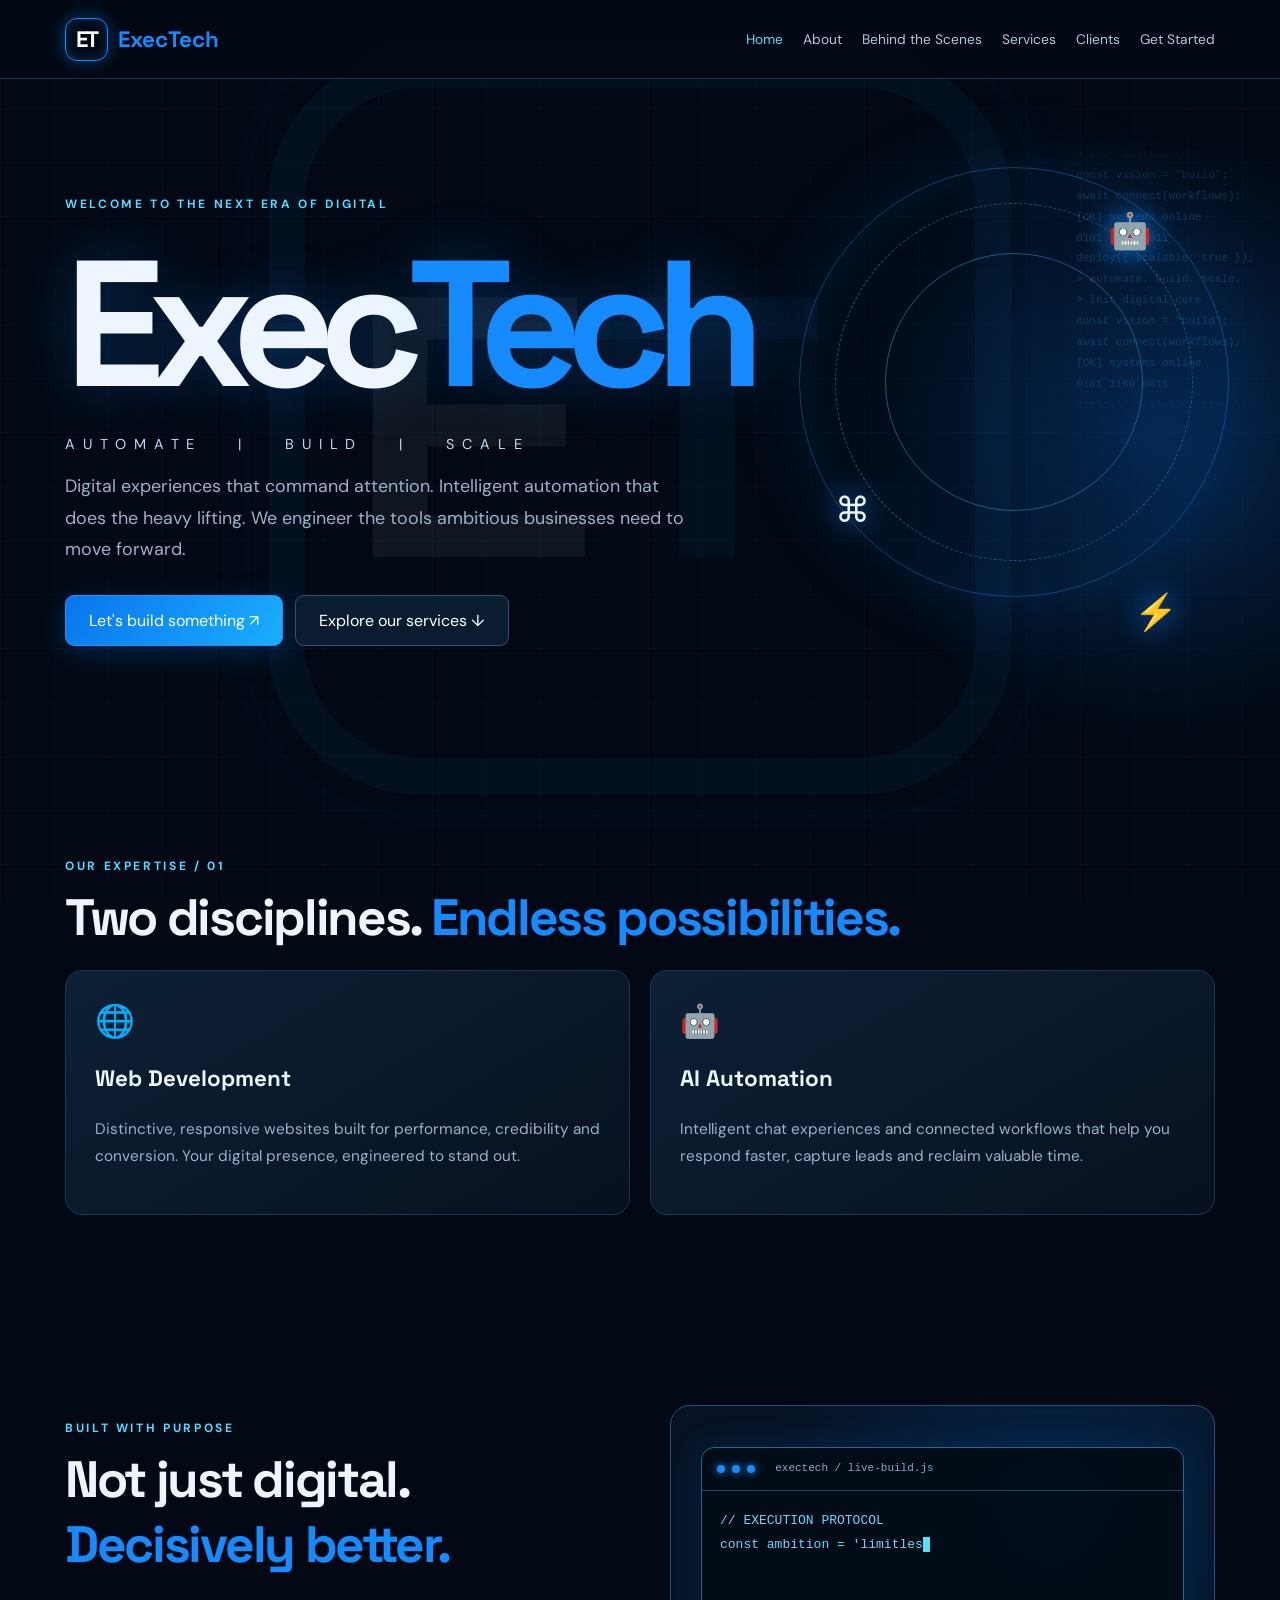
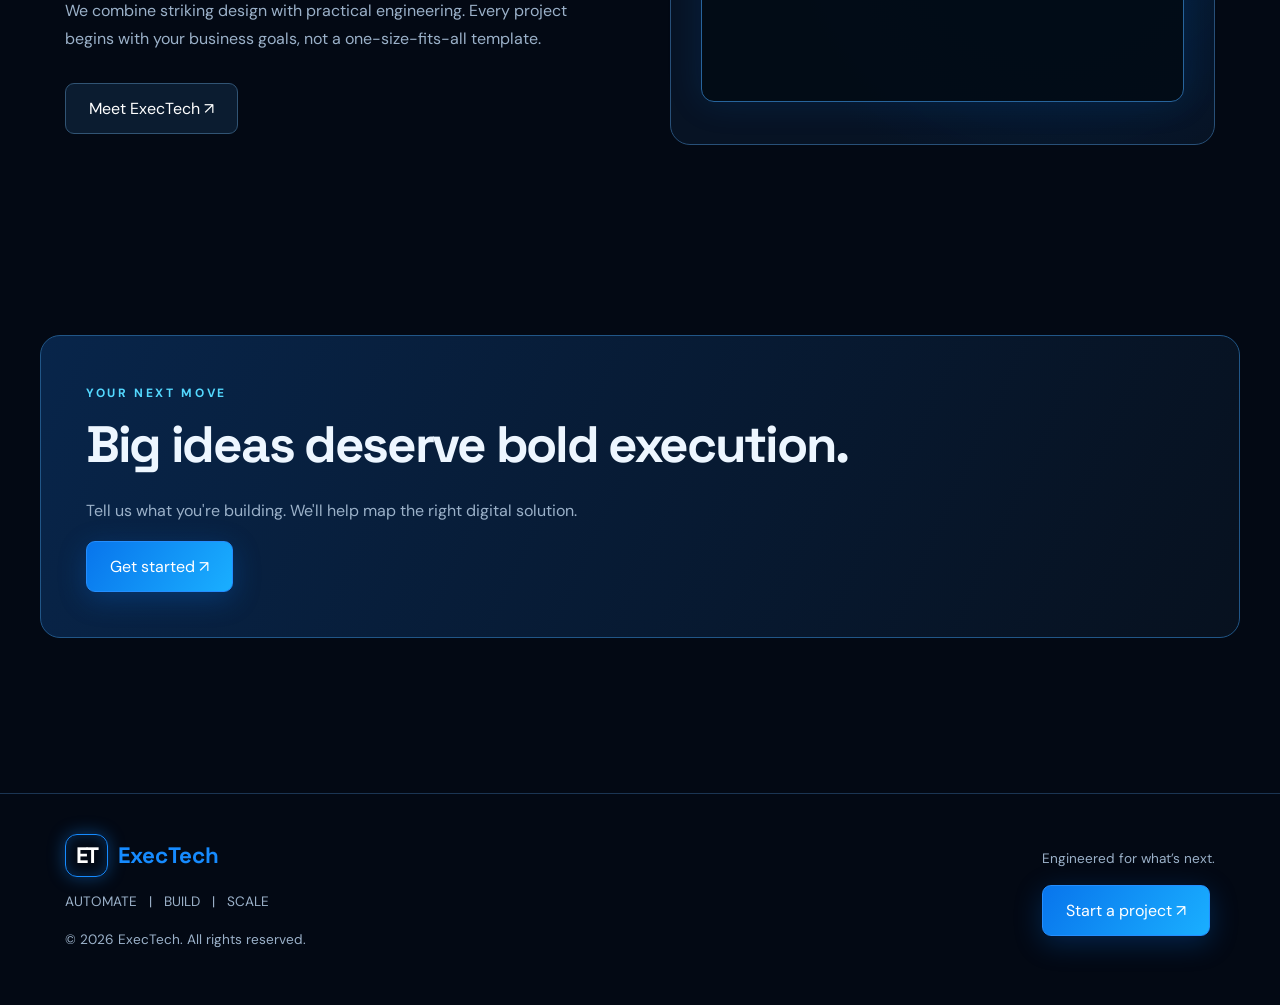
<file: index.html>
<!doctype html><html lang="en"><head><meta charset="utf-8"><meta name="viewport" content="width=device-width,initial-scale=1"><meta name="theme-color" content="#030914"><meta name="description" content="ExecTech builds high-performance websites and practical AI automation for ambitious businesses."><title>Home | ExecTech</title><link rel="icon" href="assets/favicon.svg" type="image/svg+xml"><link rel="stylesheet" href="styles.css" defer></head><body><div class="tech-atmosphere" aria-hidden="true"><div class="tech-watermark"><img src="assets/favicon.svg" alt=""></div><div class="tech-particles" id="tech-particles"></div><div class="tech-stream" id="tech-stream"></div></div><header class="header"><nav class="container nav" aria-label="Main navigation"><a class="logo" href="index.html"><span class="mark">ET</span><span>Exec<span>Tech</span></span></a><button class="mobile" aria-label="Toggle navigation" aria-expanded="false">☰ Menu</button><div class="links"><a class="active" href="index.html">Home</a><a class="" href="about.html">About</a><a class="" href="behind-the-scenes.html">Behind the Scenes</a><a class="" href="services.html">Services</a><a class="" href="clients.html">Clients</a><a class="" href="get-started.html">Get Started</a></div></nav></header><main><section class="hero"><div class="orb"></div><span class="float f1" aria-hidden="true">🤖</span><span class="float f2" aria-hidden="true">⌘</span><span class="float f3" aria-hidden="true">⚡</span><div class="container"><span class="eyebrow">WELCOME TO THE NEXT ERA OF DIGITAL</span><h1 class="hero-title">Exec<span>Tech</span></h1><div class="tagline">AUTOMATE &nbsp; | &nbsp; BUILD &nbsp; | &nbsp; SCALE</div><p>Digital experiences that command attention. Intelligent automation that does the heavy lifting. We engineer the tools ambitious businesses need to move forward.</p><div class="buttons"><a class="button" href="get-started.html">Let's build something ↗</a><a class="button secondary" href="services.html">Explore our services ↓</a></div></div></section><section class="section"><div class="container"><span class="eyebrow">OUR EXPERTISE / 01</span><h2>Two disciplines. <span class="accent">Endless possibilities.</span></h2><div class="grid two"><article class="card reveal"><div class="emoji">🌐</div><h3>Web Development</h3><p>Distinctive, responsive websites built for performance, credibility and conversion. Your digital presence, engineered to stand out.</p></article><article class="card reveal"><div class="emoji">🤖</div><h3>AI Automation</h3><p>Intelligent chat experiences and connected workflows that help you respond faster, capture leads and reclaim valuable time.</p></article></div></div></section><section class="section"><div class="container split"><div class="reveal"><span class="eyebrow">BUILT WITH PURPOSE</span><h2>Not just digital. <span class="accent">Decisively better.</span></h2><p>We combine striking design with practical engineering. Every project begins with your business goals, not a one-size-fits-all template.</p><div class="buttons"><a class="button secondary" href="about.html">Meet ExecTech ↗</a></div></div><div class="visual reveal"><div class="live-terminal" aria-label="Animated development code"><div class="terminal-top"><i class="terminal-dot"></i><i class="terminal-dot"></i><i class="terminal-dot"></i>&nbsp; exectech / live-build.js</div><div class="terminal-body"><span id="live-code">// Initialising ExecTech...</span><span class="cursor"></span></div></div></div></div></section><section class="section"><div class="container banner reveal"><span class="eyebrow">YOUR NEXT MOVE</span><h2>Big ideas deserve bold execution.</h2><p>Tell us what you're building. We'll help map the right digital solution.</p><a class="button" href="get-started.html">Get started ↗</a></div></section></main><footer class="footer"><div class="container footer-inner"><div><a class="logo" href="index.html"><span class="mark">ET</span><span>Exec<span>Tech</span></span></a><p>AUTOMATE &nbsp; | &nbsp; BUILD &nbsp; | &nbsp; SCALE</p><p>© <span id="year">2026</span> ExecTech. All rights reserved.</p></div><div><p>Engineered for what’s next.</p><a href="get-started.html" class="button">Start a project ↗</a></div></div></footer><script src="script.js" defer></script></body></html>
</file>
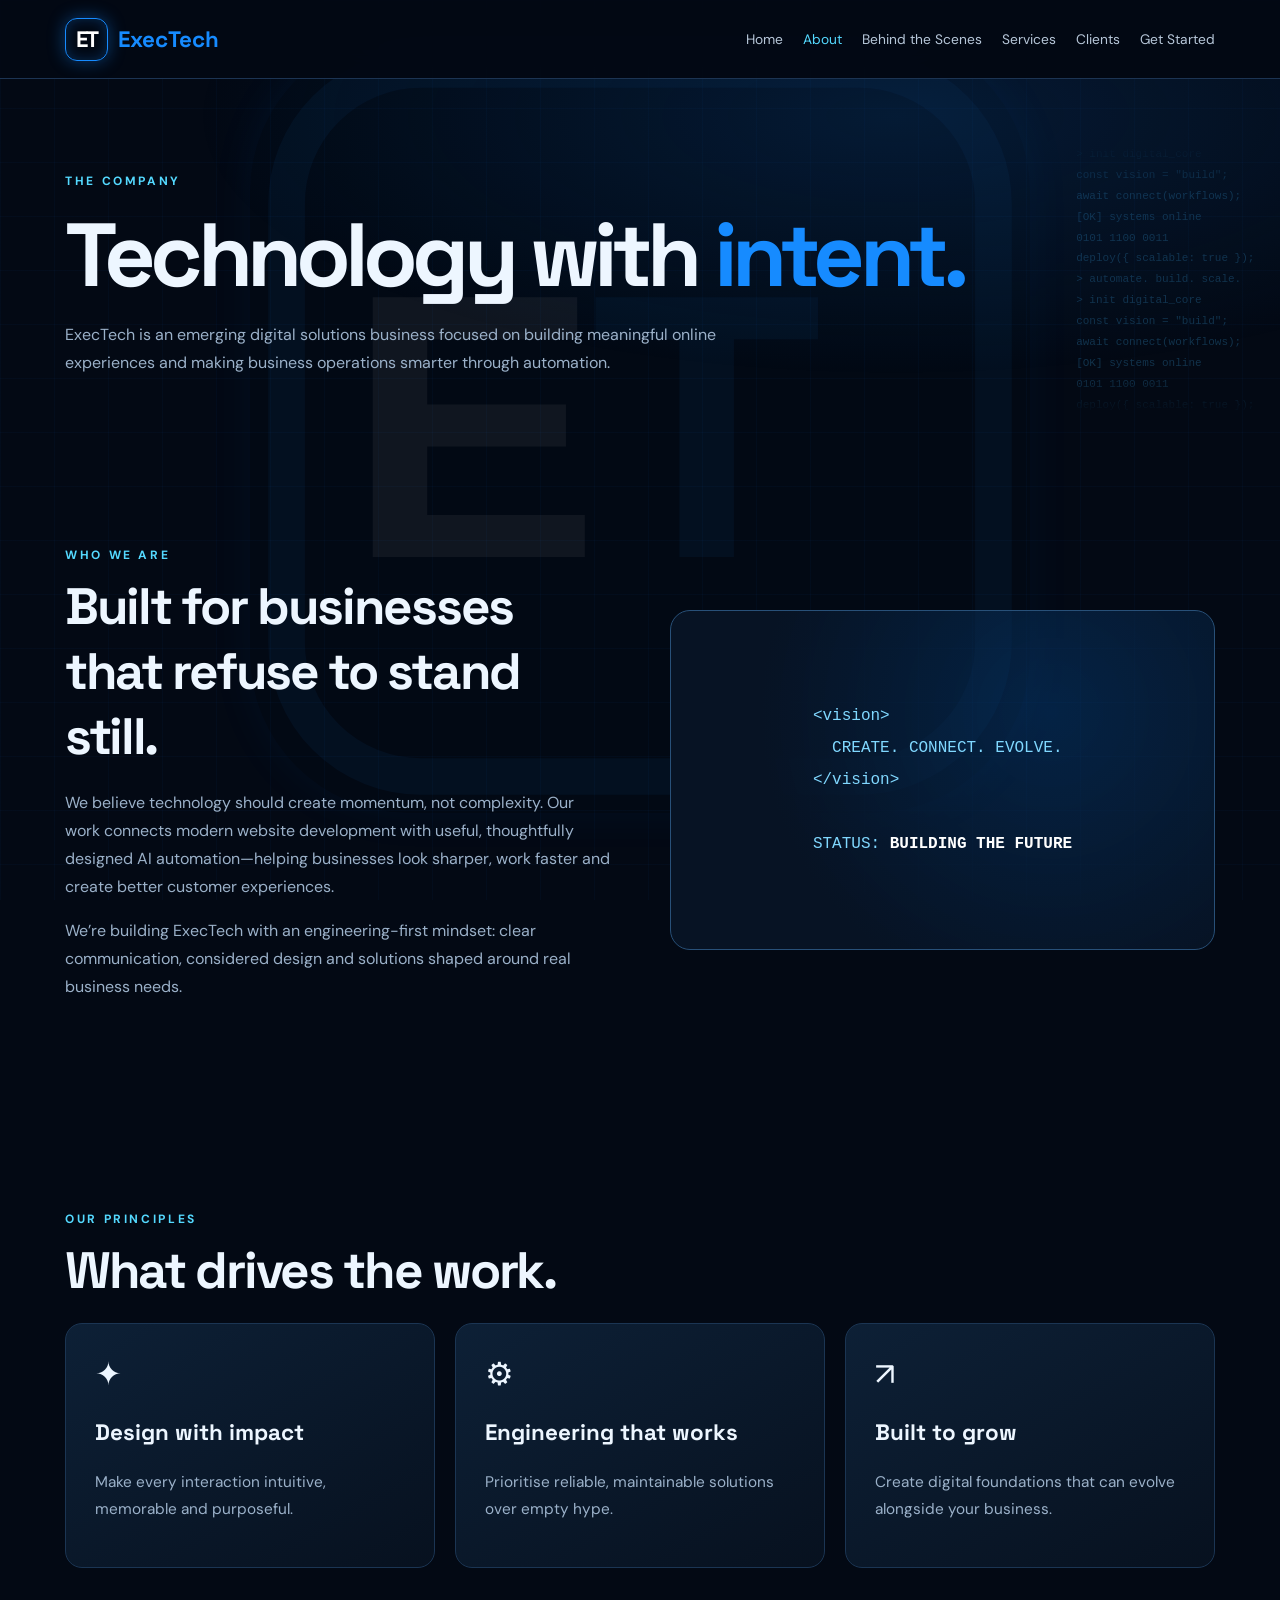
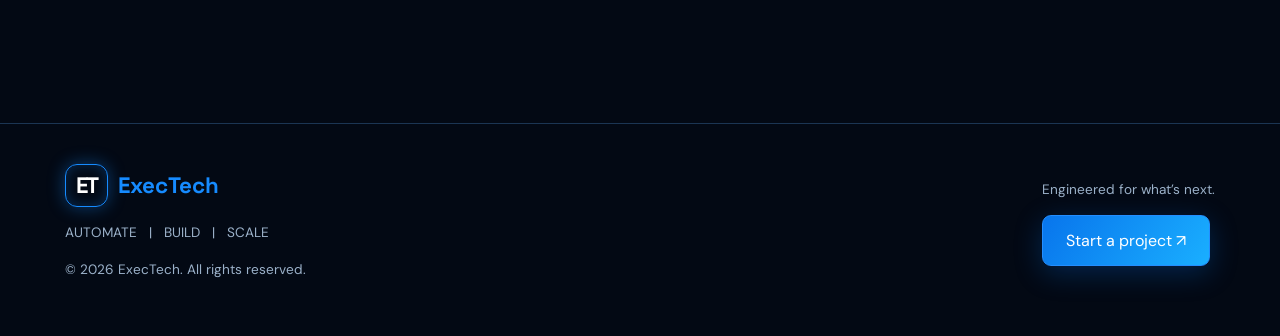
<file: about.html>
<!doctype html><html lang="en"><head><meta charset="utf-8"><meta name="viewport" content="width=device-width,initial-scale=1"><meta name="theme-color" content="#030914"><meta name="description" content="ExecTech builds high-performance websites and practical AI automation for ambitious businesses."><title>About | ExecTech</title><link rel="icon" href="assets/favicon.svg" type="image/svg+xml"><link rel="stylesheet" href="styles.css" defer></head><body><div class="tech-atmosphere" aria-hidden="true"><div class="tech-watermark"><img src="assets/favicon.svg" alt=""></div><div class="tech-particles" id="tech-particles"></div><div class="tech-stream" id="tech-stream"></div></div><header class="header"><nav class="container nav" aria-label="Main navigation"><a class="logo" href="index.html"><span class="mark">ET</span><span>Exec<span>Tech</span></span></a><button class="mobile" aria-label="Toggle navigation" aria-expanded="false">☰ Menu</button><div class="links"><a class="" href="index.html">Home</a><a class="active" href="about.html">About</a><a class="" href="behind-the-scenes.html">Behind the Scenes</a><a class="" href="services.html">Services</a><a class="" href="clients.html">Clients</a><a class="" href="get-started.html">Get Started</a></div></nav></header><main><section class="pagehead"><div class="container"><span class="eyebrow">THE COMPANY</span><h1>Technology with <span class="accent">intent.</span></h1><p>ExecTech is an emerging digital solutions business focused on building meaningful online experiences and making business operations smarter through automation.</p></div></section><section class="section"><div class="container split"><div><span class="eyebrow">WHO WE ARE</span><h2>Built for businesses that refuse to stand still.</h2><p>We believe technology should create momentum, not complexity. Our work connects modern website development with useful, thoughtfully designed AI automation—helping businesses look sharper, work faster and create better customer experiences.</p><p>We’re building ExecTech with an engineering-first mindset: clear communication, considered design and solutions shaped around real business needs.</p></div><div class="visual"><div class="code">&lt;vision&gt;<br> &nbsp; CREATE. CONNECT. EVOLVE.<br>&lt;/vision&gt;<br><br>STATUS: <b>BUILDING THE FUTURE</b></div></div></div></section><section class="section"><div class="container"><span class="eyebrow">OUR PRINCIPLES</span><h2>What drives the work.</h2><div class="grid"><article class="card reveal"><div class="emoji">✦</div><h3>Design with impact</h3><p>Make every interaction intuitive, memorable and purposeful.</p></article><article class="card reveal"><div class="emoji">⚙</div><h3>Engineering that works</h3><p>Prioritise reliable, maintainable solutions over empty hype.</p></article><article class="card reveal"><div class="emoji">↗</div><h3>Built to grow</h3><p>Create digital foundations that can evolve alongside your business.</p></article></div></div></section></main><footer class="footer"><div class="container footer-inner"><div><a class="logo" href="index.html"><span class="mark">ET</span><span>Exec<span>Tech</span></span></a><p>AUTOMATE &nbsp; | &nbsp; BUILD &nbsp; | &nbsp; SCALE</p><p>© <span id="year">2026</span> ExecTech. All rights reserved.</p></div><div><p>Engineered for what’s next.</p><a href="get-started.html" class="button">Start a project ↗</a></div></div></footer><script src="script.js" defer></script></body></html>
</file>
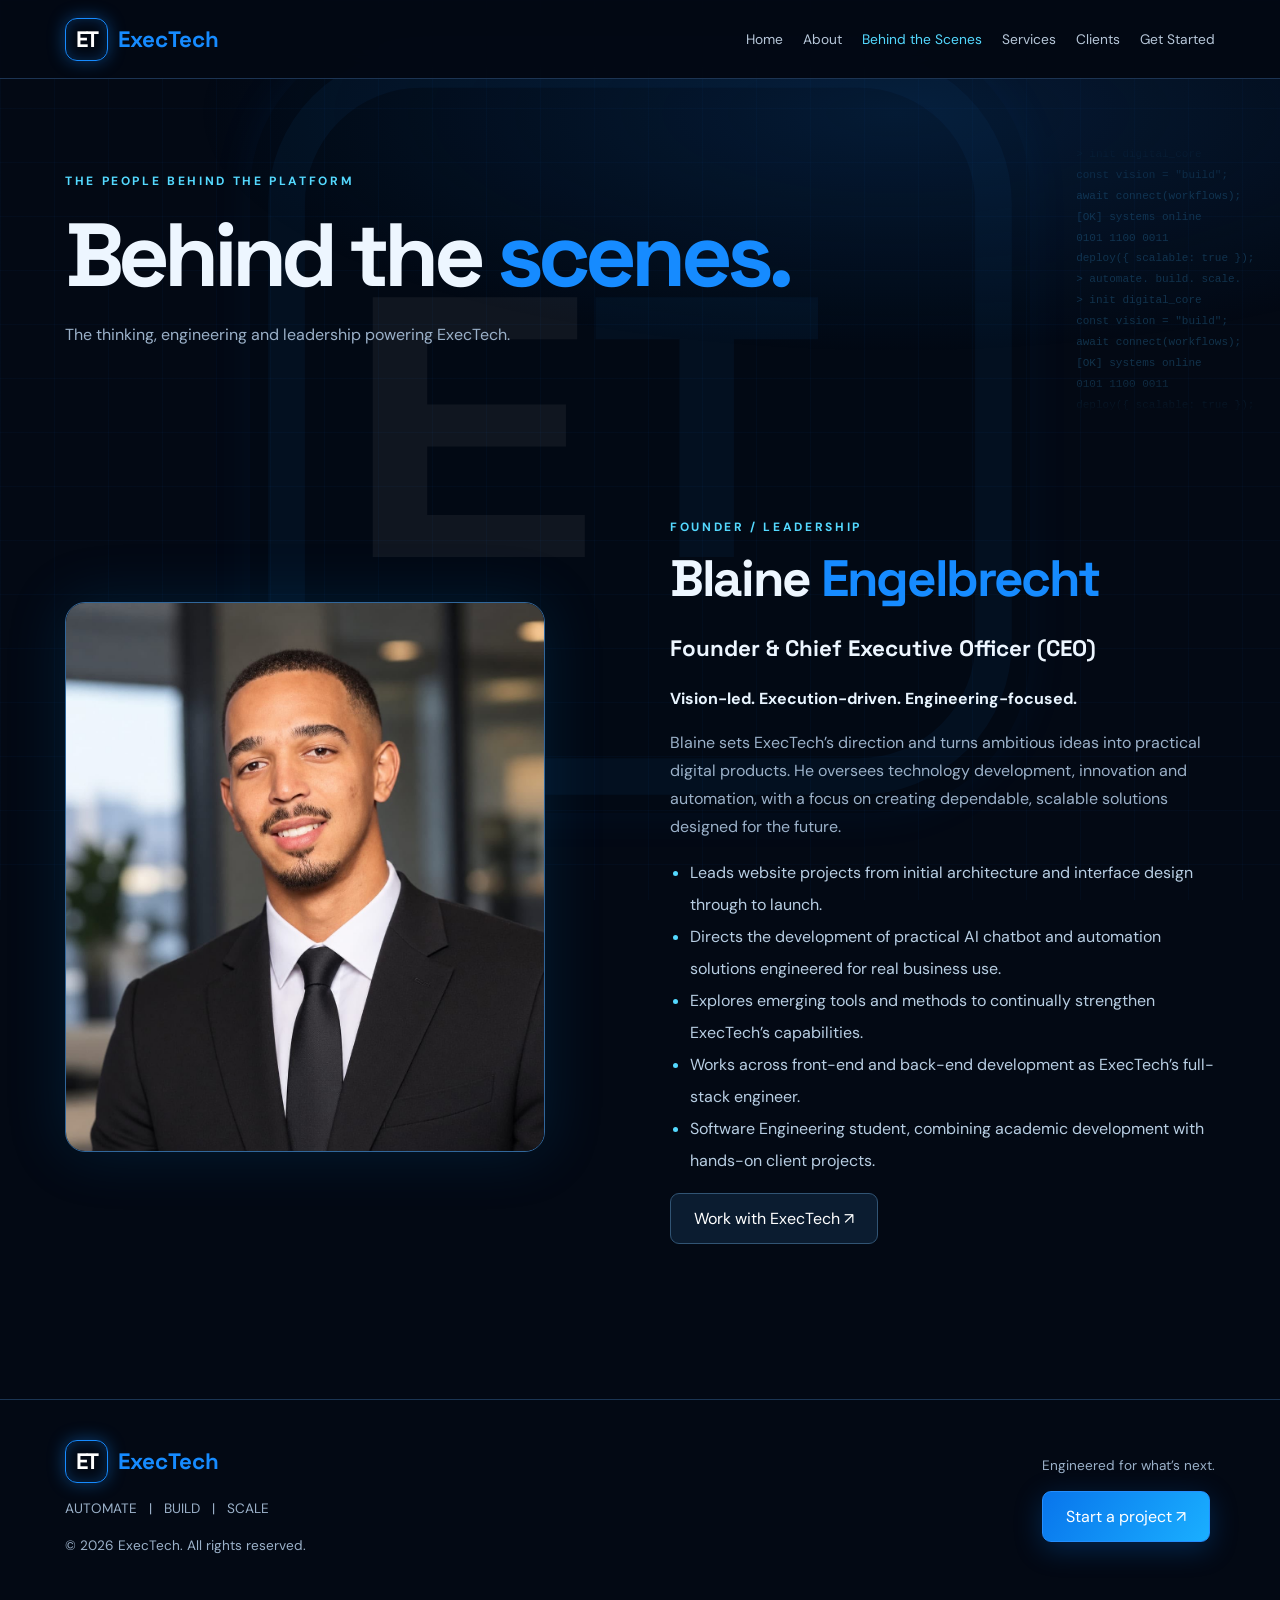
<file: behind-the-scenes.html>
<!doctype html><html lang="en"><head><meta charset="utf-8"><meta name="viewport" content="width=device-width,initial-scale=1"><meta name="theme-color" content="#030914"><meta name="description" content="ExecTech builds high-performance websites and practical AI automation for ambitious businesses."><title>Behind the Scenes | ExecTech</title><link rel="icon" href="assets/favicon.svg" type="image/svg+xml"><link rel="stylesheet" href="styles.css" defer></head><body><div class="tech-atmosphere" aria-hidden="true"><div class="tech-watermark"><img src="assets/favicon.svg" alt=""></div><div class="tech-particles" id="tech-particles"></div><div class="tech-stream" id="tech-stream"></div></div><header class="header"><nav class="container nav" aria-label="Main navigation"><a class="logo" href="index.html"><span class="mark">ET</span><span>Exec<span>Tech</span></span></a><button class="mobile" aria-label="Toggle navigation" aria-expanded="false">☰ Menu</button><div class="links"><a class="" href="index.html">Home</a><a class="" href="about.html">About</a><a class="active" href="behind-the-scenes.html">Behind the Scenes</a><a class="" href="services.html">Services</a><a class="" href="clients.html">Clients</a><a class="" href="get-started.html">Get Started</a></div></nav></header><main><section class="pagehead"><div class="container"><span class="eyebrow">THE PEOPLE BEHIND THE PLATFORM</span><h1>Behind the <span class="accent">scenes.</span></h1><p>The thinking, engineering and leadership powering ExecTech.</p></div></section><section class="section"><div class="container split"><div><img class="portrait" src="assets/founder.jpg" alt="Portrait of ExecTech founder Blaine Engelbrecht"></div><div><span class="eyebrow">FOUNDER / LEADERSHIP</span><h2>Blaine <span class="accent">Engelbrecht</span></h2><h3>Founder & Chief Executive Officer (CEO)</h3><p><strong style="color:#e9f5ff">Vision-led. Execution-driven. Engineering-focused.</strong></p><p>Blaine sets ExecTech’s direction and turns ambitious ideas into practical digital products. He oversees technology development, innovation and automation, with a focus on creating dependable, scalable solutions designed for the future.</p><ul class="check"><li>Leads website projects from initial architecture and interface design through to launch.</li><li>Directs the development of practical AI chatbot and automation solutions engineered for real business use.</li><li>Explores emerging tools and methods to continually strengthen ExecTech’s capabilities.</li><li>Works across front-end and back-end development as ExecTech’s full-stack engineer.</li><li>Software Engineering student, combining academic development with hands-on client projects.</li></ul><a class="button secondary" href="get-started.html">Work with ExecTech ↗</a></div></div></section></main><footer class="footer"><div class="container footer-inner"><div><a class="logo" href="index.html"><span class="mark">ET</span><span>Exec<span>Tech</span></span></a><p>AUTOMATE &nbsp; | &nbsp; BUILD &nbsp; | &nbsp; SCALE</p><p>© <span id="year">2026</span> ExecTech. All rights reserved.</p></div><div><p>Engineered for what’s next.</p><a href="get-started.html" class="button">Start a project ↗</a></div></div></footer><script src="script.js" defer></script></body></html>
</file>
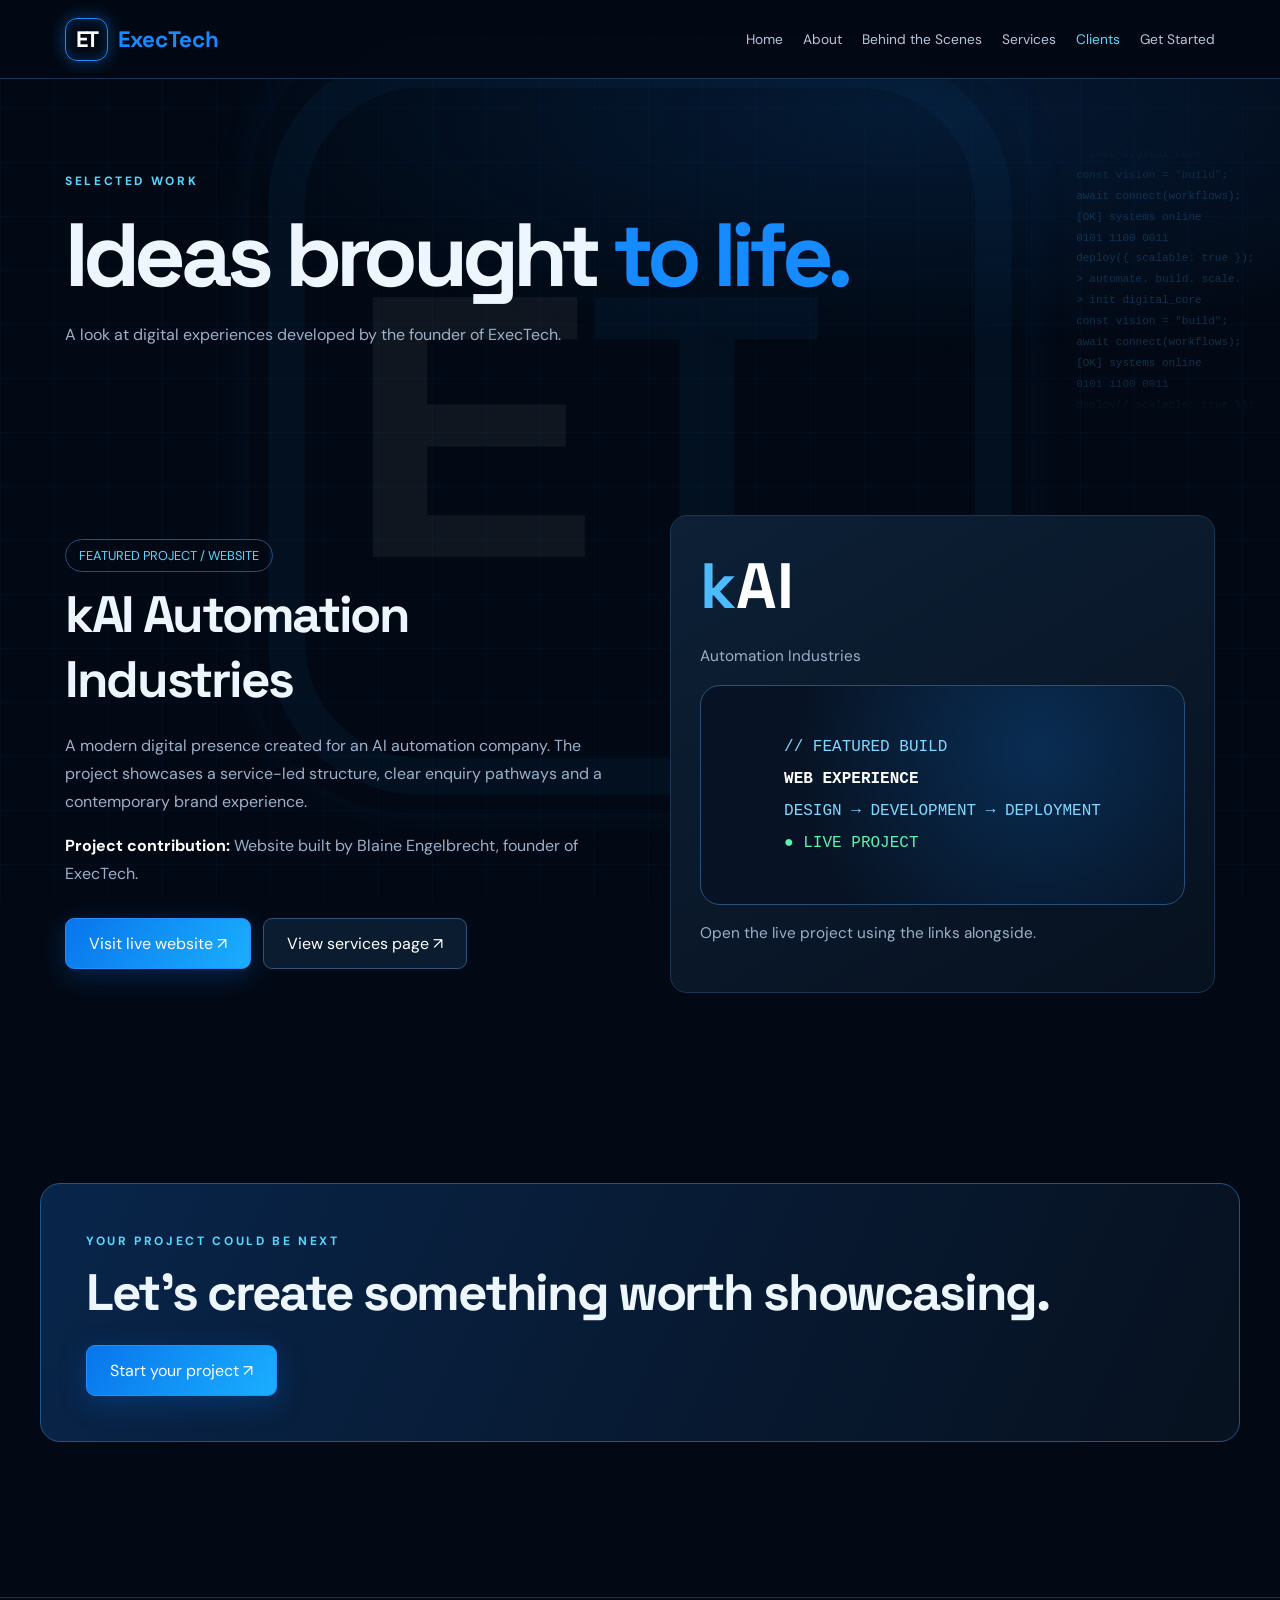
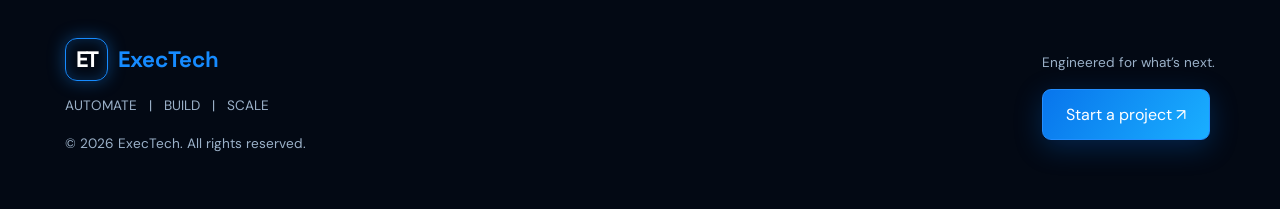
<file: clients.html>
<!doctype html><html lang="en"><head><meta charset="utf-8"><meta name="viewport" content="width=device-width,initial-scale=1"><meta name="theme-color" content="#030914"><meta name="description" content="ExecTech builds high-performance websites and practical AI automation for ambitious businesses."><title>Clients | ExecTech</title><link rel="icon" href="assets/favicon.svg" type="image/svg+xml"><link rel="stylesheet" href="styles.css" defer></head><body><div class="tech-atmosphere" aria-hidden="true"><div class="tech-watermark"><img src="assets/favicon.svg" alt=""></div><div class="tech-particles" id="tech-particles"></div><div class="tech-stream" id="tech-stream"></div></div><header class="header"><nav class="container nav" aria-label="Main navigation"><a class="logo" href="index.html"><span class="mark">ET</span><span>Exec<span>Tech</span></span></a><button class="mobile" aria-label="Toggle navigation" aria-expanded="false">☰ Menu</button><div class="links"><a class="" href="index.html">Home</a><a class="" href="about.html">About</a><a class="" href="behind-the-scenes.html">Behind the Scenes</a><a class="" href="services.html">Services</a><a class="active" href="clients.html">Clients</a><a class="" href="get-started.html">Get Started</a></div></nav></header><main><section class="pagehead"><div class="container"><span class="eyebrow">SELECTED WORK</span><h1>Ideas brought <span class="accent">to life.</span></h1><p>A look at digital experiences developed by the founder of ExecTech.</p></div></section><section class="section"><div class="container split"><div><span class="pill">FEATURED PROJECT / WEBSITE</span><h2>kAI Automation Industries</h2><p>A modern digital presence created for an AI automation company. The project showcases a service-led structure, clear enquiry pathways and a contemporary brand experience.</p><p><strong style="color:white">Project contribution:</strong> Website built by Blaine Engelbrecht, founder of ExecTech.</p><div class="buttons"><a class="button" href="https://kaiautomationindustries.com/" target="_blank" rel="noopener noreferrer">Visit live website ↗</a><a class="button secondary" href="https://kaiautomationindustries.com/services" target="_blank" rel="noopener noreferrer">View services page ↗</a></div></div><div class="card"><div style="font-size:4rem;color:#4dbbff;font-weight:700;font-family:Space Grotesk">k<span style="color:white">AI</span></div><p>Automation Industries</p><div class="visual" style="min-height:220px"><div class="code">// FEATURED BUILD<br><b>WEB EXPERIENCE</b><br>DESIGN → DEVELOPMENT → DEPLOYMENT<br><span style="color:#5cf2b0">● LIVE PROJECT</span></div></div><p>Open the live project using the links alongside.</p></div></div></section><section class="section"><div class="container banner"><span class="eyebrow">YOUR PROJECT COULD BE NEXT</span><h2>Let's create something worth showcasing.</h2><a class="button" href="get-started.html">Start your project ↗</a></div></section></main><footer class="footer"><div class="container footer-inner"><div><a class="logo" href="index.html"><span class="mark">ET</span><span>Exec<span>Tech</span></span></a><p>AUTOMATE &nbsp; | &nbsp; BUILD &nbsp; | &nbsp; SCALE</p><p>© <span id="year">2026</span> ExecTech. All rights reserved.</p></div><div><p>Engineered for what’s next.</p><a href="get-started.html" class="button">Start a project ↗</a></div></div></footer><script src="script.js" defer></script></body></html>
</file>
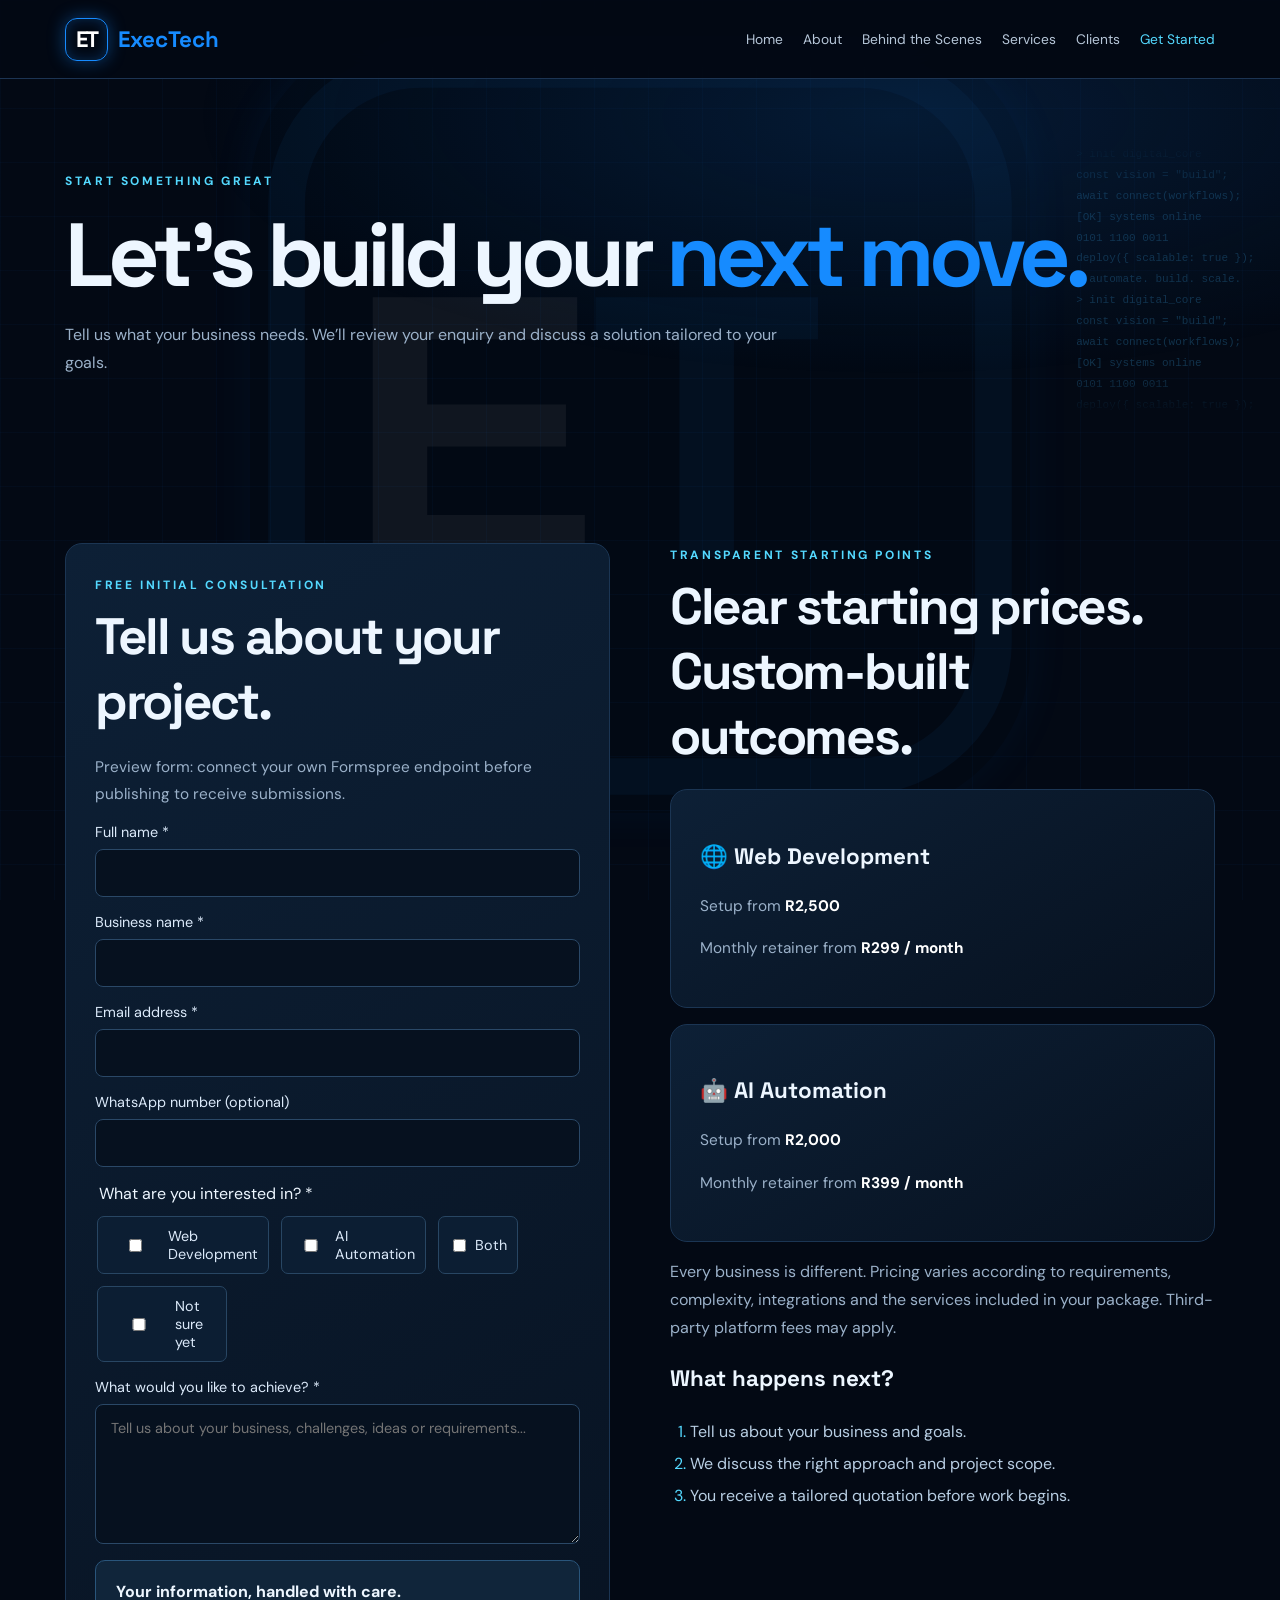
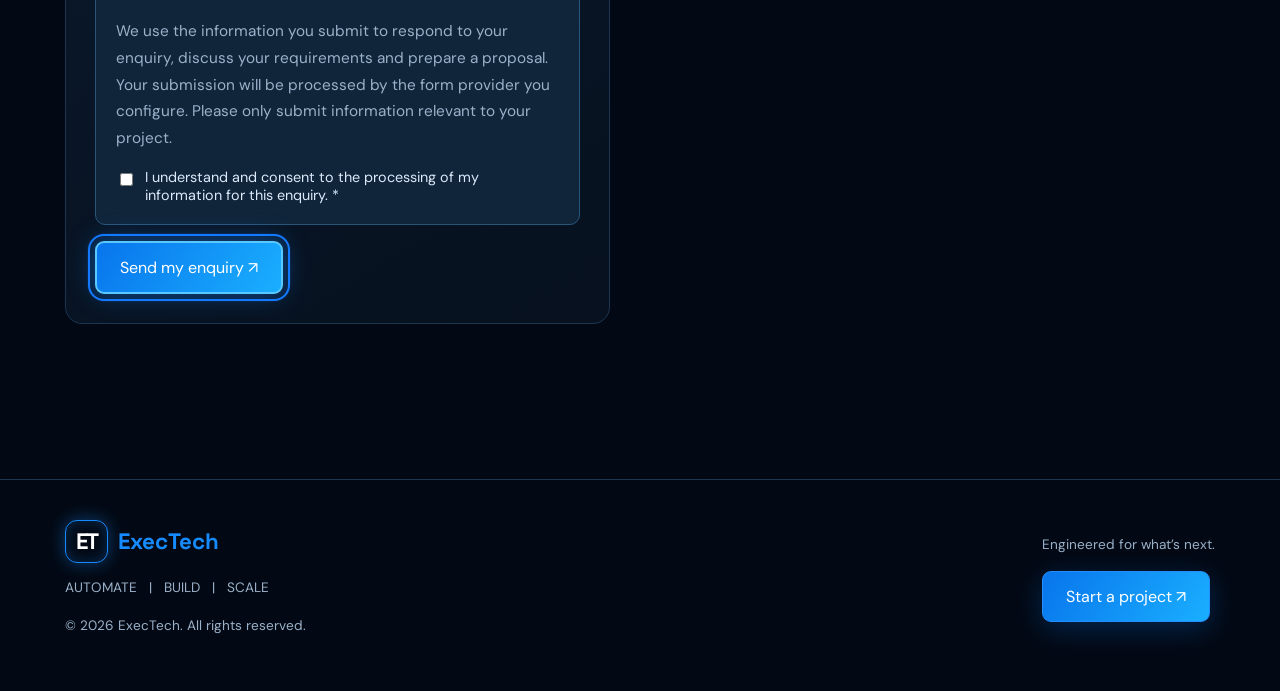
<file: get-started.html>
<!doctype html><html lang="en"><head><meta charset="utf-8"><meta name="viewport" content="width=device-width,initial-scale=1"><meta name="theme-color" content="#030914"><meta name="description" content="ExecTech builds high-performance websites and practical AI automation for ambitious businesses."><title>Get Started | ExecTech</title><link rel="icon" href="assets/favicon.svg" type="image/svg+xml"><link rel="stylesheet" href="styles.css" defer></head><body><div class="tech-atmosphere" aria-hidden="true"><div class="tech-watermark"><img src="assets/favicon.svg" alt=""></div><div class="tech-particles" id="tech-particles"></div><div class="tech-stream" id="tech-stream"></div></div><header class="header"><nav class="container nav" aria-label="Main navigation"><a class="logo" href="index.html"><span class="mark">ET</span><span>Exec<span>Tech</span></span></a><button class="mobile" aria-label="Toggle navigation" aria-expanded="false">☰ Menu</button><div class="links"><a class="" href="index.html">Home</a><a class="" href="about.html">About</a><a class="" href="behind-the-scenes.html">Behind the Scenes</a><a class="" href="services.html">Services</a><a class="" href="clients.html">Clients</a><a class="active" href="get-started.html">Get Started</a></div></nav></header><main><section class="pagehead"><div class="container"><span class="eyebrow">START SOMETHING GREAT</span><h1>Let’s build your <span class="accent">next move.</span></h1><p>Tell us what your business needs. We’ll review your enquiry and discuss a solution tailored to your goals.</p></div></section><section class="section"><div class="container split" style="align-items:start"><div class="card"><span class="eyebrow">FREE INITIAL CONSULTATION</span><h2>Tell us about your project.</h2><p>Preview form: connect your own Formspree endpoint before publishing to receive submissions.</p><form id="enquiry" class="form" action="https://formspree.io/f/YOUR_FORM_ID" method="POST"><label>Full name *<input name="name" autocomplete="name" required maxlength="120"></label><label>Business name *<input name="business" required maxlength="120"></label><label>Email address *<input type="email" name="email" autocomplete="email" required></label><label>WhatsApp number (optional)<input type="tel" name="whatsapp" autocomplete="tel"></label><fieldset style="border:0;padding:0"><legend style="margin-bottom:12px">What are you interested in? *</legend><div class="choices"><label><input type="checkbox" name="interest" value="Web Development"> Web Development</label><label><input type="checkbox" name="interest" value="AI Automation"> AI Automation</label><label><input type="checkbox" name="interest" value="Both"> Both</label><label><input type="checkbox" name="interest" value="Not sure yet"> Not sure yet</label></div></fieldset><label>What would you like to achieve? *<textarea name="message" required placeholder="Tell us about your business, challenges, ideas or requirements..."></textarea></label><div class="notice"><strong>Your information, handled with care.</strong><p>We use the information you submit to respond to your enquiry, discuss your requirements and prepare a proposal. Your submission will be processed by the form provider you configure. Please only submit information relevant to your project.</p><label style="display:flex;align-items:start;gap:9px"><input style="width:auto;margin-top:5px" type="checkbox" required name="consent" value="yes"> I understand and consent to the processing of my information for this enquiry. *</label></div><button class="button" type="submit">Send my enquiry ↗</button></form></div><div><span class="eyebrow">TRANSPARENT STARTING POINTS</span><h2>Clear starting prices. Custom-built outcomes.</h2><div class="card"><h3>🌐 Web Development</h3><p>Setup from <strong style="color:white">R2,500</strong></p><p>Monthly retainer from <strong style="color:white">R299 / month</strong></p></div><div class="card" style="margin-top:16px"><h3>🤖 AI Automation</h3><p>Setup from <strong style="color:white">R2,000</strong></p><p>Monthly retainer from <strong style="color:white">R399 / month</strong></p></div><p>Every business is different. Pricing varies according to requirements, complexity, integrations and the services included in your package. Third-party platform fees may apply.</p><h3>What happens next?</h3><ol class="check"><li>Tell us about your business and goals.</li><li>We discuss the right approach and project scope.</li><li>You receive a tailored quotation before work begins.</li></ol></div></div></section></main><footer class="footer"><div class="container footer-inner"><div><a class="logo" href="index.html"><span class="mark">ET</span><span>Exec<span>Tech</span></span></a><p>AUTOMATE &nbsp; | &nbsp; BUILD &nbsp; | &nbsp; SCALE</p><p>© <span id="year">2026</span> ExecTech. All rights reserved.</p></div><div><p>Engineered for what’s next.</p><a href="get-started.html" class="button">Start a project ↗</a></div></div></footer><script src="script.js" defer></script></body></html>
</file>
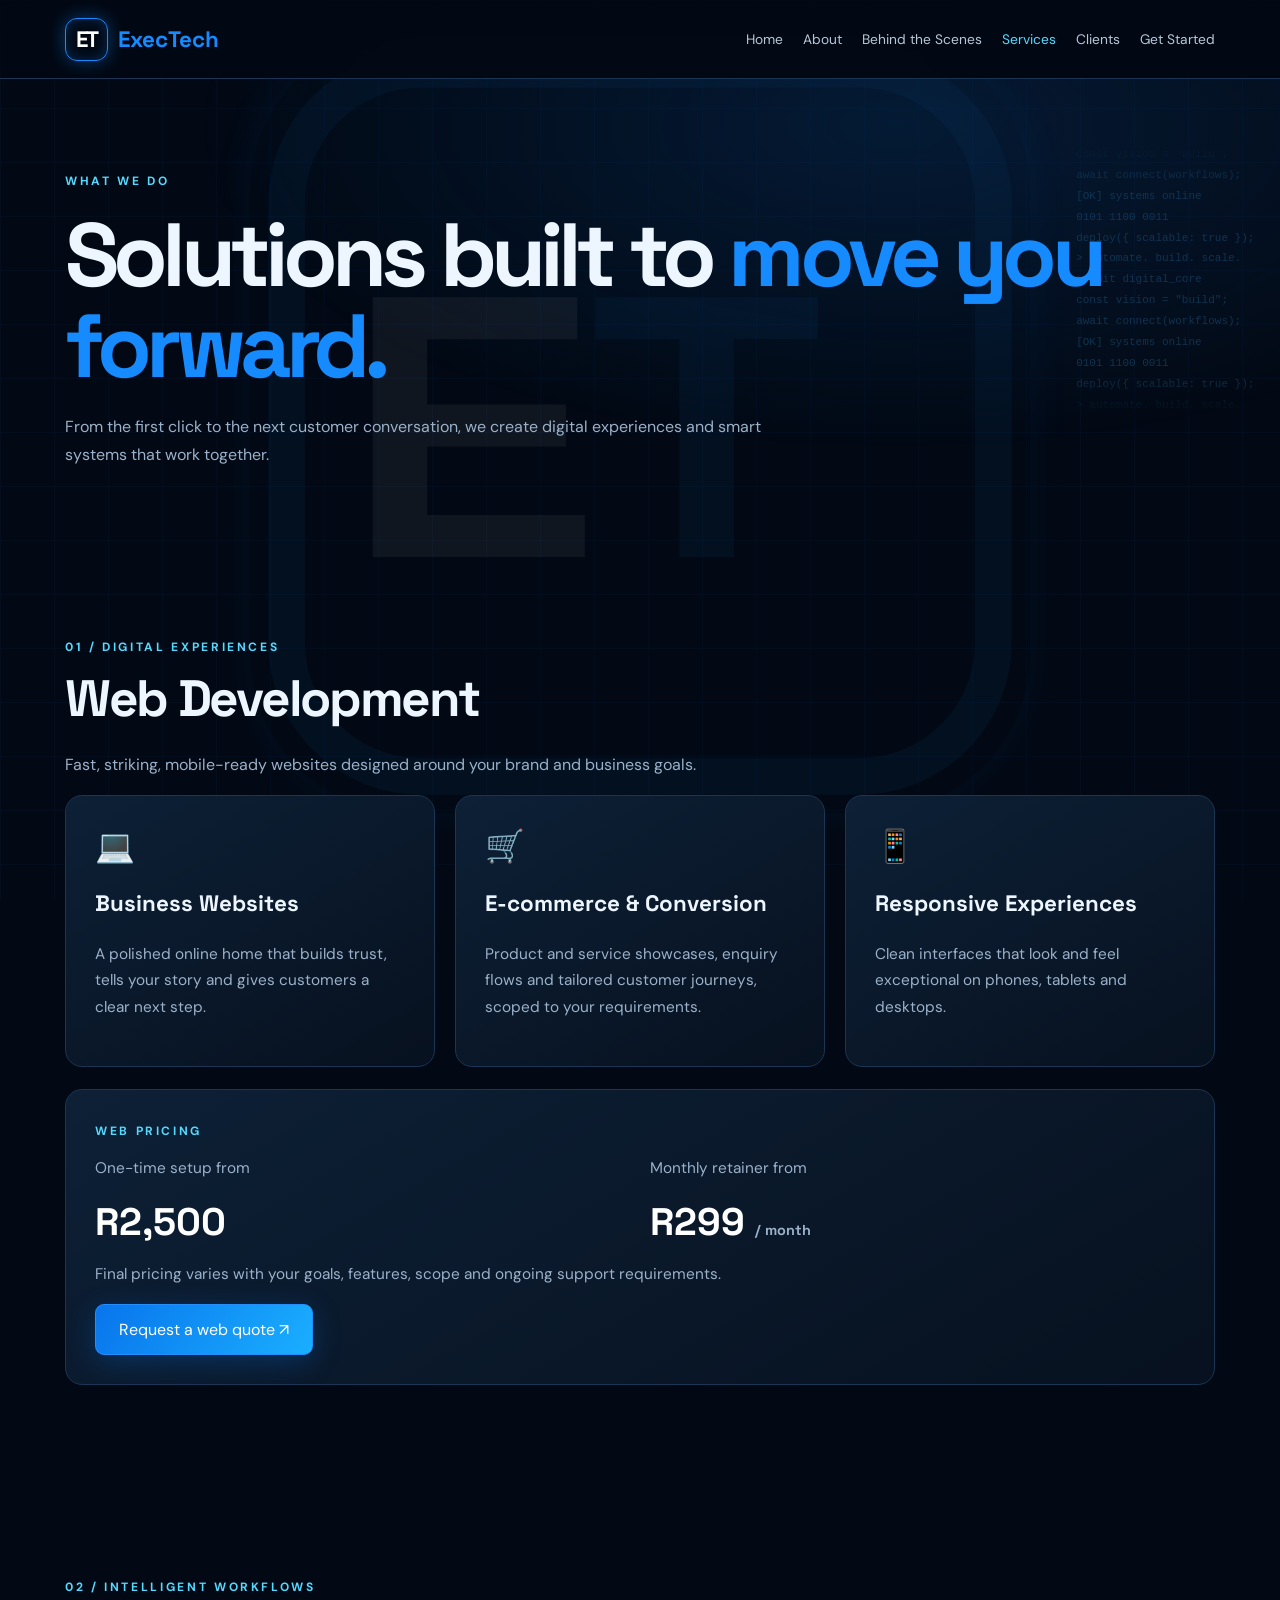
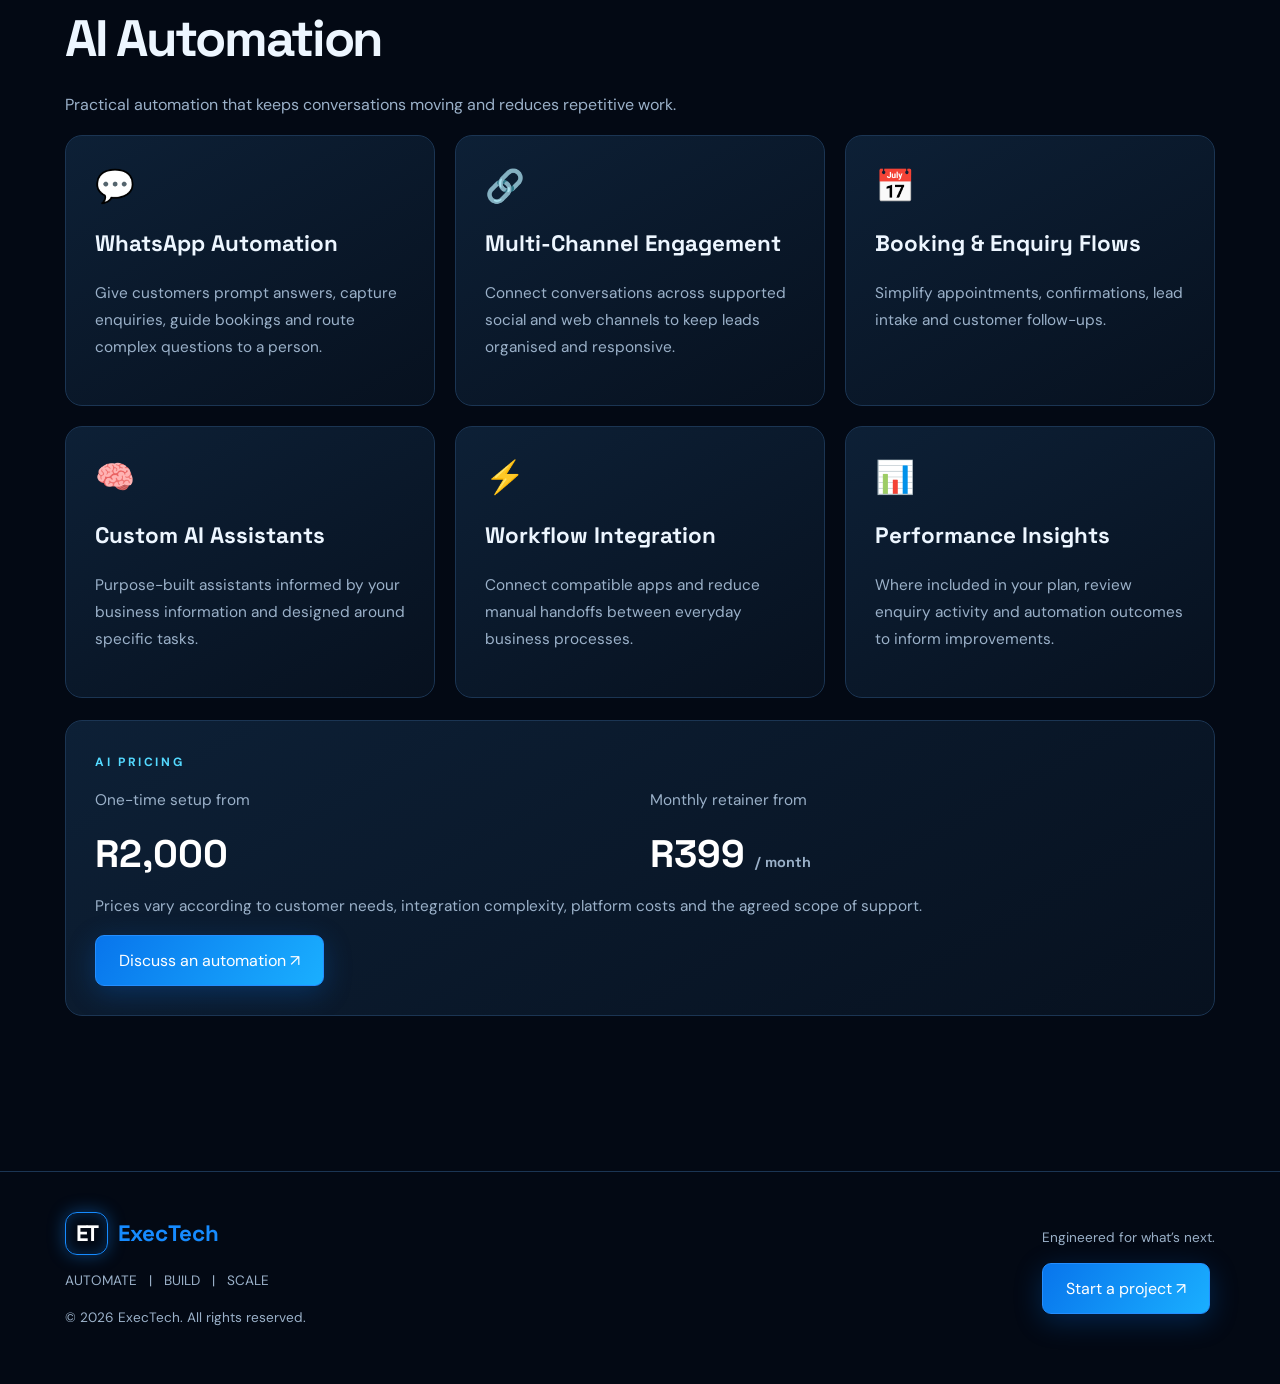
<file: services.html>
<!doctype html><html lang="en"><head><meta charset="utf-8"><meta name="viewport" content="width=device-width,initial-scale=1"><meta name="theme-color" content="#030914"><meta name="description" content="ExecTech builds high-performance websites and practical AI automation for ambitious businesses."><title>Services | ExecTech</title><link rel="icon" href="assets/favicon.svg" type="image/svg+xml"><link rel="stylesheet" href="styles.css" defer></head><body><div class="tech-atmosphere" aria-hidden="true"><div class="tech-watermark"><img src="assets/favicon.svg" alt=""></div><div class="tech-particles" id="tech-particles"></div><div class="tech-stream" id="tech-stream"></div></div><header class="header"><nav class="container nav" aria-label="Main navigation"><a class="logo" href="index.html"><span class="mark">ET</span><span>Exec<span>Tech</span></span></a><button class="mobile" aria-label="Toggle navigation" aria-expanded="false">☰ Menu</button><div class="links"><a class="" href="index.html">Home</a><a class="" href="about.html">About</a><a class="" href="behind-the-scenes.html">Behind the Scenes</a><a class="active" href="services.html">Services</a><a class="" href="clients.html">Clients</a><a class="" href="get-started.html">Get Started</a></div></nav></header><main><section class="pagehead"><div class="container"><span class="eyebrow">WHAT WE DO</span><h1>Solutions built to <span class="accent">move you forward.</span></h1><p>From the first click to the next customer conversation, we create digital experiences and smart systems that work together.</p></div></section><section class="section"><div class="container"><span class="eyebrow">01 / DIGITAL EXPERIENCES</span><h2>Web Development</h2><p>Fast, striking, mobile-ready websites designed around your brand and business goals.</p><div class="grid"><article class="card reveal"><div class="emoji">💻</div><h3>Business Websites</h3><p>A polished online home that builds trust, tells your story and gives customers a clear next step.</p></article><article class="card reveal"><div class="emoji">🛒</div><h3>E-commerce & Conversion</h3><p>Product and service showcases, enquiry flows and tailored customer journeys, scoped to your requirements.</p></article><article class="card reveal"><div class="emoji">📱</div><h3>Responsive Experiences</h3><p>Clean interfaces that look and feel exceptional on phones, tablets and desktops.</p></article></div><div class="card" style="margin-top:22px"><span class="eyebrow">WEB PRICING</span><div class="grid two"><div><p>One-time setup from</p><div class="price">R2,500</div></div><div><p>Monthly retainer from</p><div class="price">R299 <small>/ month</small></div></div></div><p>Final pricing varies with your goals, features, scope and ongoing support requirements.</p><a href="get-started.html" class="button">Request a web quote ↗</a></div></div></section><section class="section"><div class="container"><span class="eyebrow">02 / INTELLIGENT WORKFLOWS</span><h2>AI Automation</h2><p>Practical automation that keeps conversations moving and reduces repetitive work.</p><div class="grid"><article class="card reveal"><div class="emoji">💬</div><h3>WhatsApp Automation</h3><p>Give customers prompt answers, capture enquiries, guide bookings and route complex questions to a person.</p></article><article class="card reveal"><div class="emoji">🔗</div><h3>Multi-Channel Engagement</h3><p>Connect conversations across supported social and web channels to keep leads organised and responsive.</p></article><article class="card reveal"><div class="emoji">📅</div><h3>Booking & Enquiry Flows</h3><p>Simplify appointments, confirmations, lead intake and customer follow-ups.</p></article><article class="card reveal"><div class="emoji">🧠</div><h3>Custom AI Assistants</h3><p>Purpose-built assistants informed by your business information and designed around specific tasks.</p></article><article class="card reveal"><div class="emoji">⚡</div><h3>Workflow Integration</h3><p>Connect compatible apps and reduce manual handoffs between everyday business processes.</p></article><article class="card reveal"><div class="emoji">📊</div><h3>Performance Insights</h3><p>Where included in your plan, review enquiry activity and automation outcomes to inform improvements.</p></article></div><div class="card" style="margin-top:22px"><span class="eyebrow">AI PRICING</span><div class="grid two"><div><p>One-time setup from</p><div class="price">R2,000</div></div><div><p>Monthly retainer from</p><div class="price">R399 <small>/ month</small></div></div></div><p>Prices vary according to customer needs, integration complexity, platform costs and the agreed scope of support.</p><a href="get-started.html" class="button">Discuss an automation ↗</a></div></div></section></main><footer class="footer"><div class="container footer-inner"><div><a class="logo" href="index.html"><span class="mark">ET</span><span>Exec<span>Tech</span></span></a><p>AUTOMATE &nbsp; | &nbsp; BUILD &nbsp; | &nbsp; SCALE</p><p>© <span id="year">2026</span> ExecTech. All rights reserved.</p></div><div><p>Engineered for what’s next.</p><a href="get-started.html" class="button">Start a project ↗</a></div></div></footer><script src="script.js" defer></script></body></html>
</file>
<file: styles.css>
@import url('https://fonts.googleapis.com/css2?family=DM+Sans:wght@400;500;600;700&family=Space+Grotesk:wght@400;500;600;700&display=swap');:root{--bg:#030914;--panel:#0b1729;--line:#1b3553;--blue:#168bff;--cyan:#54d9ff;--white:#edf6ff;--muted:#9bb1c9}*{box-sizing:border-box}html{scroll-behavior:smooth}body{margin:0;background:var(--bg);color:var(--white);font-family:'DM Sans',sans-serif;overflow-x:hidden}body:before{content:'';position:fixed;inset:0;pointer-events:none;background-image:linear-gradient(#238bff09 1px,transparent 1px),linear-gradient(90deg,#238bff09 1px,transparent 1px);background-size:54px 54px;z-index:-1}a{color:inherit;text-decoration:none}h1,h2,h3,.logo{font-family:'Space Grotesk',sans-serif}h1{font-size:clamp(3rem,7vw,6.5rem);line-height:1.02;letter-spacing:-.065em;margin:20px 0}h2{font-size:clamp(2rem,4vw,3.6rem);letter-spacing:-.045em;margin:10px 0 20px}h3{font-size:1.4rem}p{line-height:1.75;color:var(--muted)}.container{max-width:1200px;margin:auto;padding:0 25px}.header{position:sticky;top:0;z-index:20;background:#030914df;backdrop-filter:blur(18px);border-bottom:1px solid #1c3453}.nav{min-height:78px;display:flex;align-items:center;justify-content:space-between;gap:20px}.logo{display:flex;align-items:center;gap:10px;font-size:1.4rem;font-weight:700}.mark{display:grid;place-items:center;border:1px solid var(--blue);box-shadow:0 0 17px #168bff66,inset 0 0 14px #168bff44;border-radius:12px;width:43px;height:43px;font-weight:700;color:#fff;letter-spacing:-.1em}.accent,.logo span:last-child{color:var(--blue)}.links{display:flex;align-items:center;gap:20px;font-size:.86rem}.links a{color:#b7c7d9}.links a:hover,.links a.active{color:var(--cyan)}.button{display:inline-flex;align-items:center;justify-content:center;padding:14px 23px;border:1px solid #248eff;border-radius:9px;background:linear-gradient(125deg,#0875ec,#1aafff);color:white!important;font-weight:700;box-shadow:0 7px 28px #0875ec44;cursor:pointer;font:inherit}.button.secondary{background:#0b1c30;box-shadow:none;border-color:#315474}.buttons{display:flex;flex-wrap:wrap;gap:12px;margin-top:30px}.eyebrow{color:var(--cyan);text-transform:uppercase;letter-spacing:.22em;font-size:.75rem;font-weight:700}.section{padding:95px 0}.hero{min-height:680px;display:flex;align-items:center;position:relative;overflow:hidden}.hero:after{content:'';position:absolute;right:-200px;top:30px;width:650px;height:650px;border-radius:50%;background:radial-gradient(circle,#0866ce55,transparent 67%);pointer-events:none}.hero .container{position:relative;z-index:2;width:100%}.hero p{max-width:630px;font-size:1.12rem}.hero-title{font-size:clamp(5rem,14vw,12rem);text-shadow:0 0 55px #168bff44;letter-spacing:-.09em}.hero-title span{color:#168bff}.tagline{letter-spacing:.55em;text-transform:uppercase;color:#c2d8ef;font-size:.9rem}.orb{position:absolute;border:1px solid #268fff66;border-radius:50%;width:430px;height:430px;right:4%;top:13%;animation:spin 30s linear infinite;box-shadow:0 0 80px #0b6dcc22,inset 0 0 90px #0b6dcc22}.orb:before,.orb:after{content:'';position:absolute;inset:35px;border:1px dashed #52c9ff66;border-radius:50%}.orb:after{inset:85px;border-style:solid}.float{position:absolute;z-index:1;font-size:2.2rem;animation:bob 5s ease-in-out infinite;filter:drop-shadow(0 0 15px #168bff)}.f1{right:10%;top:19%}.f2{right:32%;top:60%;animation-delay:-2s}.f3{right:8%;top:75%;animation-delay:-3s}@keyframes bob{50%{transform:translateY(-22px) rotate(9deg)}}@keyframes spin{to{transform:rotate(360deg)}}.grid{display:grid;grid-template-columns:repeat(3,1fr);gap:20px}.grid.two{grid-template-columns:repeat(2,1fr)}.card{border:1px solid var(--line);background:linear-gradient(150deg,#0d2036,#07111f);padding:29px;border-radius:17px;transition:.25s;position:relative;overflow:hidden}.card:hover{transform:translateY(-5px);border-color:var(--blue);box-shadow:0 15px 45px #0056b222}.card .emoji{font-size:2rem}.card p{font-size:.96rem}.pill{display:inline-block;border:1px solid #285078;border-radius:30px;padding:7px 13px;color:var(--cyan);font-size:.8rem}.split{display:grid;grid-template-columns:1fr 1fr;gap:60px;align-items:center}.visual{border:1px solid #285078;border-radius:20px;background:radial-gradient(circle at 70% 30%,#0958a855,#071324 65%);padding:30px;min-height:340px;display:grid;place-items:center}.code{font-family:monospace;color:#80d8ff;line-height:2;font-size:clamp(.8rem,1.4vw,1rem)}.code b{color:#fff}.price{font-family:'Space Grotesk';font-size:2.4rem;font-weight:700;color:#fff}.price small{font-size:.9rem;color:var(--muted)}.muted{color:var(--muted)}.banner{border:1px solid #215687;background:linear-gradient(115deg,#08254a,#07111f);border-radius:20px;padding:45px}.pagehead{padding:90px 0 55px;background:radial-gradient(ellipse at 70% 10%,#0a3e7755,transparent 55%)}.pagehead p{max-width:720px}.portrait{width:100%;max-width:480px;border-radius:20px;object-fit:cover;box-shadow:0 0 60px #0069b033;border:1px solid #31679b}.check{padding-left:20px;color:#b8cee3;line-height:2}.check li::marker{color:var(--cyan)}.client-image{width:100%;border-radius:12px;border:1px solid #27547a}.form{display:grid;gap:16px}.form label{display:grid;gap:8px;font-size:.9rem;color:#dceafa}.form input,.form textarea,.form select{width:100%;padding:14px 15px;border-radius:8px;background:#06111f;border:1px solid #2a4867;color:white;font:inherit}.form textarea{min-height:140px;resize:vertical}.choices{display:flex;flex-wrap:wrap;gap:12px}.choices label{display:flex;align-items:center;gap:6px;background:#0c1e33;padding:10px;border:1px solid #284663;border-radius:7px}.notice{background:#10253a;border:1px solid #29557b;border-radius:10px;padding:20px}.footer{border-top:1px solid var(--line);padding:40px 0;margin-top:60px}.footer-inner{display:flex;justify-content:space-between;flex-wrap:wrap;gap:20px}.footer p{font-size:.85rem}.mobile{display:none}.reveal{opacity:0;transform:translateY(20px);transition:opacity .7s,transform .7s}.reveal.visible{opacity:1;transform:none}@media(max-width:850px){.links{display:none;position:absolute;top:78px;left:0;right:0;padding:25px;background:#061120;flex-direction:column;align-items:flex-start}.links.open{display:flex}.mobile{display:block;background:none;color:white;border:1px solid #315474;border-radius:7px;padding:8px 12px}.grid,.grid.two,.split{grid-template-columns:1fr}.hero{min-height:660px}.orb{opacity:.35;right:-240px}.hero-title{font-size:clamp(4.5rem,16vw,8rem)}.tagline{letter-spacing:.25em}.section{padding:65px 0}}@media(prefers-reduced-motion:reduce){*,*:before,*:after{animation:none!important;scroll-behavior:auto!important}.reveal{opacity:1;transform:none}}
.tech-atmosphere{position:fixed;inset:0;z-index:0;pointer-events:none;overflow:hidden}.tech-watermark{position:absolute;left:50%;top:47%;transform:translate(-50%,-50%);width:min(70vw,780px);opacity:.055;filter:drop-shadow(0 0 24px #168bff);animation:watermarkPulse 5s ease-in-out infinite}.tech-watermark img{width:100%;display:block}.tech-particles{position:absolute;inset:0}.tech-particle{position:absolute;width:3px;height:3px;border-radius:50%;background:#4bcaff;box-shadow:0 0 12px #168bff;animation:particleDrift var(--duration) linear infinite;animation-delay:var(--delay);left:var(--left);top:105%}.tech-stream{position:absolute;right:2%;top:16%;max-width:260px;font:11px/1.9 monospace;color:#43baff;opacity:.23;white-space:pre;mask-image:linear-gradient(transparent,#000 15%,#000 85%,transparent)}body>header,body>main,body>footer{position:relative;z-index:1}@keyframes watermarkPulse{0%,100%{opacity:.035;filter:drop-shadow(0 0 8px #168bff)}50%{opacity:.105;filter:drop-shadow(0 0 42px #168bff)}}@keyframes particleDrift{to{transform:translate(var(--shift),-115vh);opacity:0}}.live-terminal{border:1px solid #27649c;border-radius:13px;background:#020b15e8;box-shadow:0 0 35px #0875ec25;overflow:hidden;width:100%;font:13px/1.8 monospace}.terminal-top{display:flex;align-items:center;gap:7px;padding:11px 15px;border-bottom:1px solid #244568;color:#86a8c9;font-size:11px}.terminal-dot{height:8px;width:8px;border-radius:50%;background:#168bff;box-shadow:0 0 9px #168bff}.terminal-body{padding:18px;min-height:210px;color:#6fd4ff;white-space:pre-wrap;overflow-wrap:anywhere}.cursor{display:inline-block;width:7px;height:15px;background:#56dfff;vertical-align:middle;animation:blink .8s steps(1) infinite}@keyframes blink{50%{opacity:0}}.form button[type=submit]{justify-self:start;border:2px solid #59c8ff;outline:2px solid #137aff;outline-offset:5px;box-shadow:0 0 0 8px #137aff18,0 0 27px #168bff65;transition:transform .2s,box-shadow .2s}.form button[type=submit]:hover{transform:translateY(-3px);box-shadow:0 0 0 8px #137aff25,0 0 45px #168bff99}@media(max-width:850px){.tech-stream{opacity:.1;right:-100px}.tech-watermark{width:95vw}}@media(prefers-reduced-motion:reduce){.tech-watermark,.tech-particle,.cursor{animation:none!important}}
</file>
